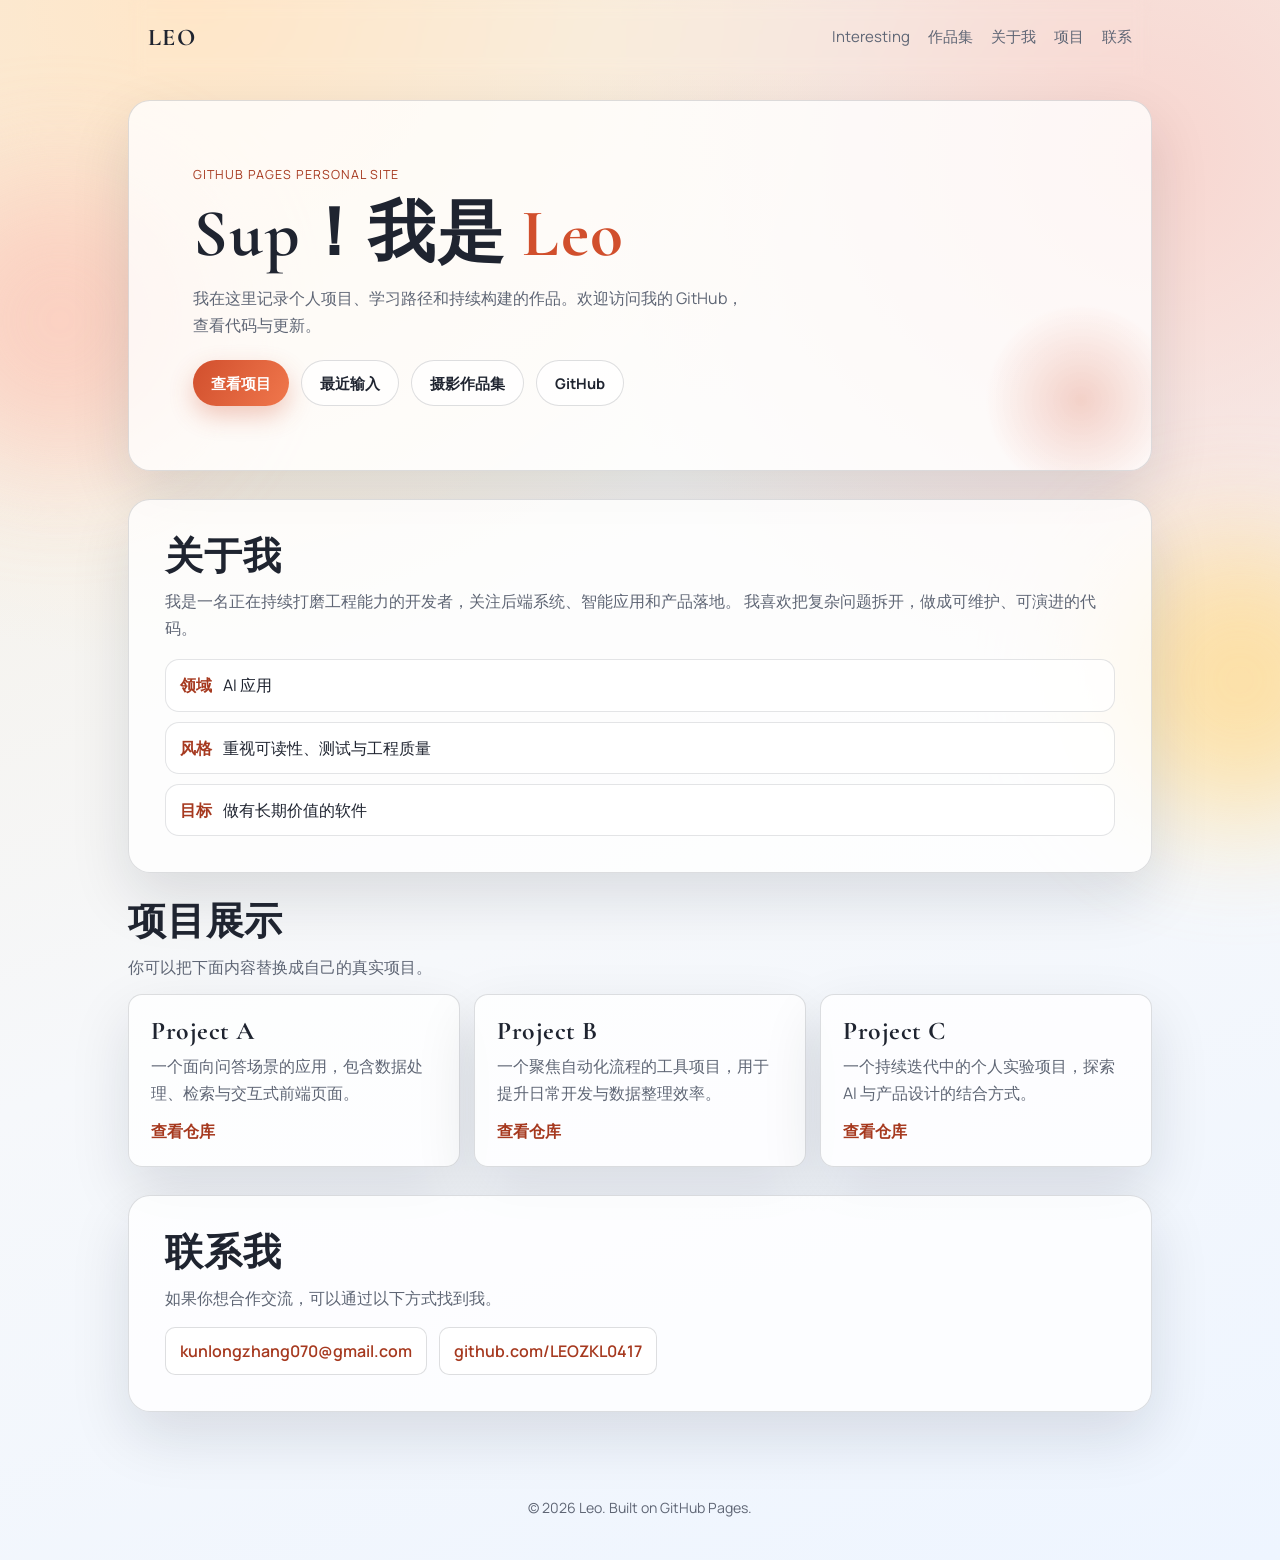
<file: index.html>
<!doctype html>
<html lang="zh-CN">
  <head>
    <meta charset="UTF-8" />
    <meta name="viewport" content="width=device-width, initial-scale=1.0" />
    <title>Leo | 个人主页</title>
    <meta
      name="description"
      content="Leo 的个人主页，展示个人介绍、项目作品与联系方式。"
    />
    <link rel="preconnect" href="https://fonts.googleapis.com" />
    <link rel="preconnect" href="https://fonts.gstatic.com" crossorigin />
    <link
      href="https://fonts.googleapis.com/css2?family=Cormorant+Garamond:wght@400;500;600;700&family=Manrope:wght@400;500;700;800&display=swap"
      rel="stylesheet"
    />
    <link rel="stylesheet" href="style.css" />
  </head>
  <body>
    <div class="bg-shape bg-shape-left" aria-hidden="true"></div>
    <div class="bg-shape bg-shape-right" aria-hidden="true"></div>

    <header class="site-header">
      <a class="brand" href="#top">LEO</a>
      <nav class="nav-links" aria-label="主导航">
        <a href="interesting.html">Interesting</a>
        <a href="portfolio.html">作品集</a>
        <a href="#about">关于我</a>
        <a href="#projects">项目</a>
        <a href="#contact">联系</a>
      </nav>
    </header>

    <main id="top">
      <section class="hero reveal">
        <p class="kicker">GitHub Pages Personal Site</p>
        <h1>Sup！我是 <span class="highlight">Leo</span></h1>
        <p class="hero-text">
          我在这里记录个人项目、学习路径和持续构建的作品。欢迎访问我的
          GitHub，查看代码与更新。
        </p>
        <div class="hero-actions">
          <a class="btn btn-primary" href="#projects">查看项目</a>
          <a class="btn btn-ghost" href="interesting.html">最近输入</a>
          <a class="btn btn-ghost" href="portfolio.html">摄影作品集</a>
          <a
            class="btn btn-ghost"
            href="https://github.com/LEOZKL0417"
            target="_blank"
            rel="noreferrer"
            >GitHub</a
          >
        </div>
      </section>

      <section id="about" class="card reveal">
        <h2>关于我</h2>
        <p>
          我是一名正在持续打磨工程能力的开发者，关注后端系统、智能应用和产品落地。
          我喜欢把复杂问题拆开，做成可维护、可演进的代码。
        </p>
        <ul class="facts">
          <li><span>领域</span> AI 应用</li>
          <li><span>风格</span> 重视可读性、测试与工程质量</li>
          <li><span>目标</span> 做有长期价值的软件</li>
        </ul>
      </section>

      <section id="projects" class="reveal">
        <div class="section-head">
          <h2>项目展示</h2>
          <p>你可以把下面内容替换成自己的真实项目。</p>
        </div>
        <div class="grid">
          <article class="project-card">
            <h3>Project A</h3>
            <p>一个面向问答场景的应用，包含数据处理、检索与交互式前端页面。</p>
            <a href="https://github.com/LEOZKL0417" target="_blank" rel="noreferrer"
              >查看仓库</a
            >
          </article>
          <article class="project-card">
            <h3>Project B</h3>
            <p>一个聚焦自动化流程的工具项目，用于提升日常开发与数据整理效率。</p>
            <a href="https://github.com/LEOZKL0417" target="_blank" rel="noreferrer"
              >查看仓库</a
            >
          </article>
          <article class="project-card">
            <h3>Project C</h3>
            <p>一个持续迭代中的个人实验项目，探索 AI 与产品设计的结合方式。</p>
            <a href="https://github.com/LEOZKL0417" target="_blank" rel="noreferrer"
              >查看仓库</a
            >
          </article>
        </div>
      </section>

      <section id="contact" class="contact reveal">
        <h2>联系我</h2>
        <p>如果你想合作交流，可以通过以下方式找到我。</p>
        <div class="contact-links">
          <a href="mailto:kunlongzhang070@gmail.com">kunlongzhang070@gmail.com</a>
          <a href="https://github.com/LEOZKL0417" target="_blank" rel="noreferrer"
            >github.com/LEOZKL0417</a
          >
        </div>
      </section>
    </main>

    <footer class="site-footer">
      <p>© <span id="year"></span> Leo. Built on GitHub Pages.</p>
    </footer>

    <script src="script.js"></script>
  </body>
</html>
</file>
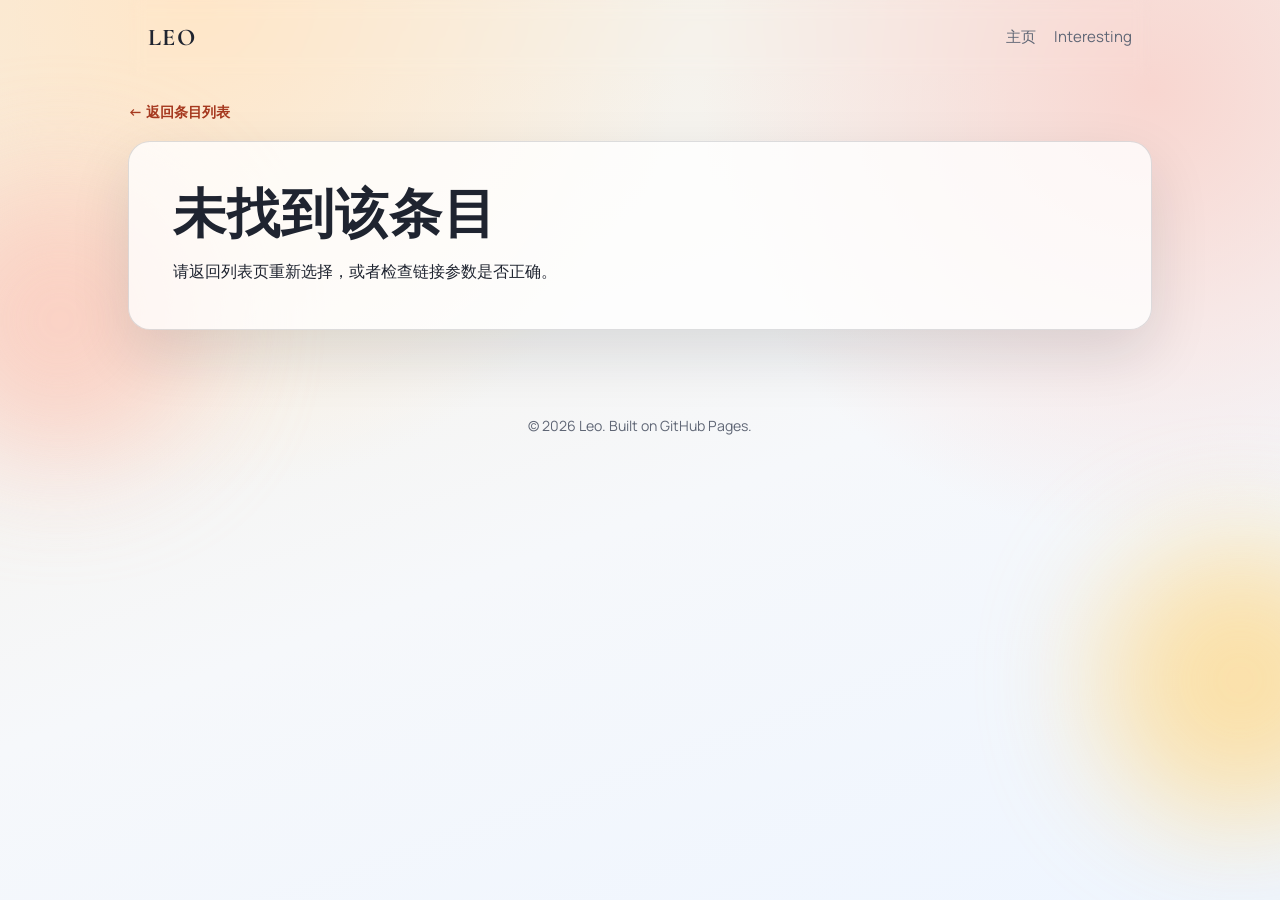
<file: interesting-detail.html>
<!doctype html>
<html lang="zh-CN">
  <head>
    <meta charset="UTF-8" />
    <meta name="viewport" content="width=device-width, initial-scale=1.0" />
    <title>Interesting Detail | Leo</title>
    <meta
      name="description"
      content="Leo 的内容详情页，包含 summary 和个人思考。"
    />
    <link rel="preconnect" href="https://fonts.googleapis.com" />
    <link rel="preconnect" href="https://fonts.gstatic.com" crossorigin />
    <link
      href="https://fonts.googleapis.com/css2?family=Cormorant+Garamond:wght@400;500;600;700&family=Manrope:wght@400;500;700;800&display=swap"
      rel="stylesheet"
    />
    <link rel="stylesheet" href="style.css" />
  </head>
  <body>
    <div class="bg-shape bg-shape-left" aria-hidden="true"></div>
    <div class="bg-shape bg-shape-right" aria-hidden="true"></div>

    <header class="site-header">
      <a class="brand" href="index.html">LEO</a>
      <nav class="nav-links" aria-label="主导航">
        <a href="index.html">主页</a>
        <a href="interesting.html">Interesting</a>
      </nav>
    </header>

    <main class="page-shell">
      <a class="back-link reveal" href="interesting.html">← 返回条目列表</a>
      <article id="detail-view" class="detail-card reveal"></article>
    </main>

    <footer class="site-footer">
      <p>© <span id="year"></span> Leo. Built on GitHub Pages.</p>
    </footer>

    <script src="interesting-data.js"></script>
    <script src="interesting.js"></script>
  </body>
</html>
</file>
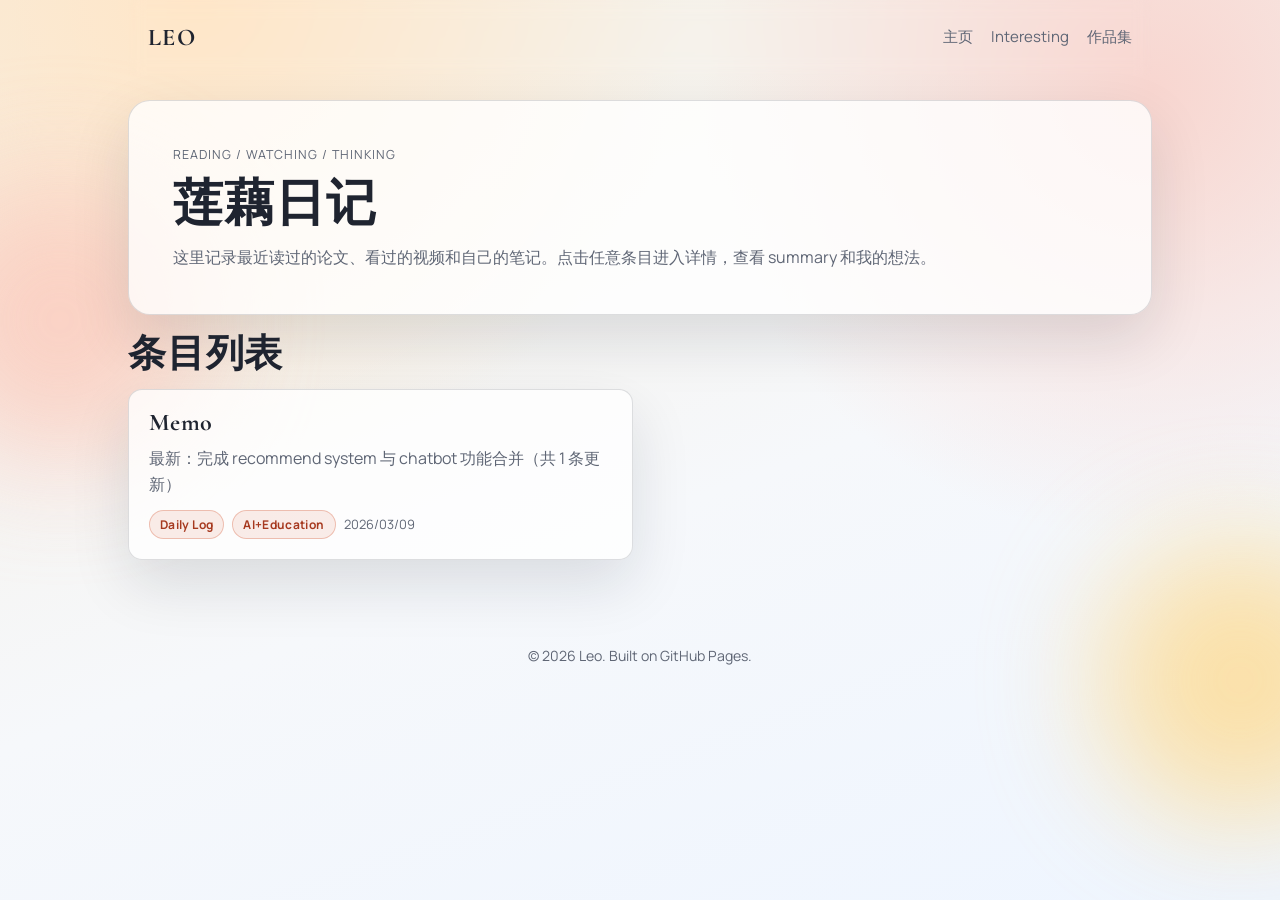
<file: interesting.html>
<!doctype html>
<html lang="zh-CN">
  <head>
    <meta charset="UTF-8" />
    <meta name="viewport" content="width=device-width, initial-scale=1.0" />
    <title>Interesting | Leo</title>
    <meta
      name="description"
      content="Leo 的近期输入：论文、视频和有意思的内容记录。"
    />
    <link rel="preconnect" href="https://fonts.googleapis.com" />
    <link rel="preconnect" href="https://fonts.gstatic.com" crossorigin />
    <link
      href="https://fonts.googleapis.com/css2?family=Cormorant+Garamond:wght@400;500;600;700&family=Manrope:wght@400;500;700;800&display=swap"
      rel="stylesheet"
    />
    <link rel="stylesheet" href="style.css" />
  </head>
  <body>
    <div class="bg-shape bg-shape-left" aria-hidden="true"></div>
    <div class="bg-shape bg-shape-right" aria-hidden="true"></div>

    <header class="site-header">
      <a class="brand" href="index.html">LEO</a>
      <nav class="nav-links" aria-label="主导航">
        <a href="index.html">主页</a>
        <a href="interesting.html">Interesting</a>
        <a href="portfolio.html">作品集</a>
      </nav>
    </header>

    <main class="page-shell">
      <section class="intro-card reveal">
        <p class="kicker">Reading / Watching / Thinking</p>
        <h1>莲藕日记</h1>
        <p>
          这里记录最近读过的论文、看过的视频和自己的笔记。点击任意条目进入详情，查看
          summary 和我的想法。
        </p>
      </section>

      <section class="reveal">
        <div class="section-head">
          <h2>条目列表</h2>
        </div>
        <div id="item-list" class="feed-grid"></div>
      </section>
    </main>

    <footer class="site-footer">
      <p>© <span id="year"></span> Leo. Built on GitHub Pages.</p>
    </footer>

    <script src="interesting-data.js"></script>
    <script src="interesting.js"></script>
  </body>
</html>
</file>
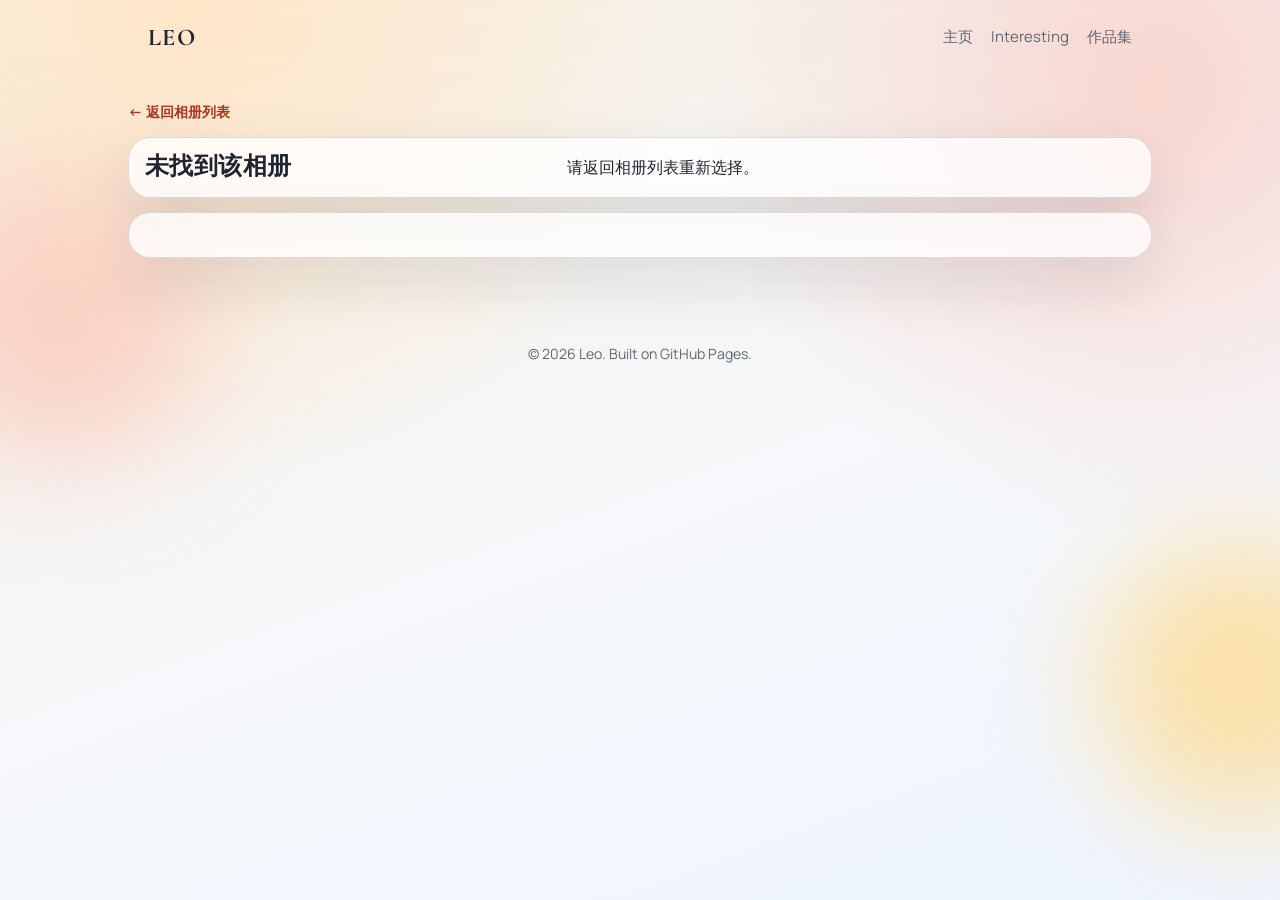
<file: portfolio-album.html>
<!doctype html>
<html lang="zh-CN">
  <head>
    <meta charset="UTF-8" />
    <meta name="viewport" content="width=device-width, initial-scale=1.0" />
    <title>Portfolio Album | Leo</title>
    <meta
      name="description"
      content="Leo 的摄影相册详情页，支持横向滑动浏览照片。"
    />
    <link rel="preconnect" href="https://fonts.googleapis.com" />
    <link rel="preconnect" href="https://fonts.gstatic.com" crossorigin />
    <link
      href="https://fonts.googleapis.com/css2?family=Cormorant+Garamond:wght@400;500;600;700&family=Manrope:wght@400;500;700;800&display=swap"
      rel="stylesheet"
    />
    <link rel="stylesheet" href="style.css" />
  </head>
  <body>
    <div class="bg-shape bg-shape-left" aria-hidden="true"></div>
    <div class="bg-shape bg-shape-right" aria-hidden="true"></div>

    <header class="site-header">
      <a class="brand" href="index.html">LEO</a>
      <nav class="nav-links" aria-label="主导航">
        <a href="index.html">主页</a>
        <a href="interesting.html">Interesting</a>
        <a href="portfolio.html">作品集</a>
      </nav>
    </header>

    <main class="page-shell album-shell">
      <a class="back-link reveal" href="portfolio.html">← 返回相册列表</a>
      <section id="album-hero" class="album-hero reveal"></section>
      <section id="album-viewer" class="album-viewer reveal"></section>
    </main>

    <footer class="site-footer">
      <p>© <span id="year"></span> Leo. Built on GitHub Pages.</p>
    </footer>

    <script src="portfolio-data.js"></script>
    <script src="portfolio.js"></script>
  </body>
</html>
</file>
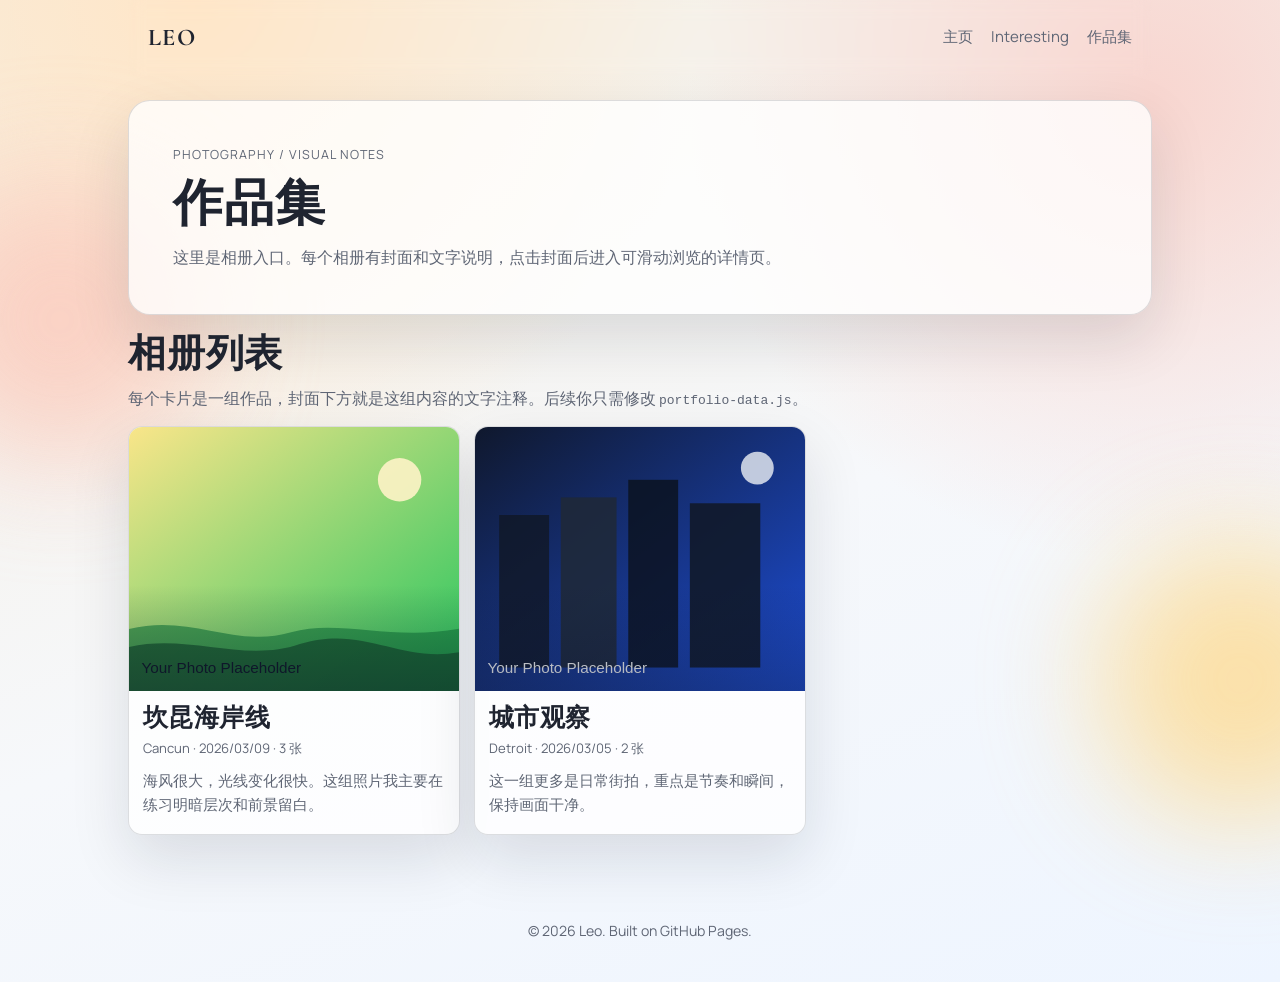
<file: portfolio.html>
<!doctype html>
<html lang="zh-CN">
  <head>
    <meta charset="UTF-8" />
    <meta name="viewport" content="width=device-width, initial-scale=1.0" />
    <title>Portfolio | Leo</title>
    <meta
      name="description"
      content="Leo 的摄影作品集，记录拍摄瞬间与作品说明。"
    />
    <link rel="preconnect" href="https://fonts.googleapis.com" />
    <link rel="preconnect" href="https://fonts.gstatic.com" crossorigin />
    <link
      href="https://fonts.googleapis.com/css2?family=Cormorant+Garamond:wght@400;500;600;700&family=Manrope:wght@400;500;700;800&display=swap"
      rel="stylesheet"
    />
    <link rel="stylesheet" href="style.css" />
  </head>
  <body>
    <div class="bg-shape bg-shape-left" aria-hidden="true"></div>
    <div class="bg-shape bg-shape-right" aria-hidden="true"></div>

    <header class="site-header">
      <a class="brand" href="index.html">LEO</a>
      <nav class="nav-links" aria-label="主导航">
        <a href="index.html">主页</a>
        <a href="interesting.html">Interesting</a>
        <a href="portfolio.html">作品集</a>
      </nav>
    </header>

    <main class="page-shell">
      <section class="intro-card reveal">
        <p class="kicker">Photography / Visual Notes</p>
        <h1>作品集</h1>
        <p>
          这里是相册入口。每个相册有封面和文字说明，点击封面后进入可滑动浏览的详情页。
        </p>
      </section>

      <section class="reveal">
        <div class="section-head">
          <h2>相册列表</h2>
          <p>
            每个卡片是一组作品，封面下方就是这组内容的文字注释。后续你只需修改
            <code>portfolio-data.js</code>。
          </p>
        </div>
        <div id="album-grid" class="album-grid"></div>
      </section>
    </main>

    <footer class="site-footer">
      <p>© <span id="year"></span> Leo. Built on GitHub Pages.</p>
    </footer>

    <script src="portfolio-data.js"></script>
    <script src="portfolio.js"></script>
  </body>
</html>
</file>
<file: style.css>
:root {
  --bg: #f7f3ea;
  --surface: rgba(255, 255, 255, 0.78);
  --ink: #1f2430;
  --muted: #5f6675;
  --line: rgba(31, 36, 48, 0.15);
  --accent: #d14f2d;
  --accent-deep: #a6391f;
  --shadow: 0 24px 60px rgba(17, 26, 38, 0.12);
  --radius-lg: 22px;
  --radius-md: 14px;
}

*,
*::before,
*::after {
  box-sizing: border-box;
}

html {
  scroll-behavior: smooth;
}

body {
  margin: 0;
  min-height: 100vh;
  font-family: "Manrope", "Segoe UI", sans-serif;
  color: var(--ink);
  background:
    radial-gradient(circle at 15% 0%, #ffe6c8 0%, transparent 35%),
    radial-gradient(circle at 90% 10%, #f8d6d0 0%, transparent 32%),
    linear-gradient(160deg, #f5eee1 0%, #f6f8fb 55%, #eef5ff 100%);
  line-height: 1.65;
}

h1,
h2,
h3 {
  font-family: "Cormorant Garamond", Georgia, serif;
  line-height: 1.1;
  margin: 0;
  letter-spacing: 0.02em;
}

p {
  margin: 0;
}

a {
  color: inherit;
  text-decoration: none;
}

.bg-shape {
  position: fixed;
  z-index: -1;
  width: 280px;
  height: 280px;
  border-radius: 999px;
  filter: blur(60px);
  opacity: 0.7;
}

.bg-shape-left {
  left: -80px;
  top: 20%;
  background: #fbc5b8;
}

.bg-shape-right {
  right: -100px;
  top: 60%;
  background: #ffd784;
}

.site-header {
  position: sticky;
  top: 0;
  z-index: 10;
  margin: 0 auto;
  padding: 18px 20px;
  max-width: 1024px;
  display: flex;
  align-items: center;
  justify-content: space-between;
  backdrop-filter: blur(8px);
}

.brand {
  font-family: "Cormorant Garamond", Georgia, serif;
  font-size: 1.5rem;
  font-weight: 700;
  letter-spacing: 0.06em;
}

.nav-links {
  display: flex;
  gap: 18px;
  flex-wrap: wrap;
  justify-content: flex-end;
  row-gap: 6px;
  font-size: 0.94rem;
}

.nav-links a {
  color: var(--muted);
  transition: color 0.25s ease;
}

.nav-links a:hover {
  color: var(--accent-deep);
}

main {
  width: min(1024px, calc(100% - 40px));
  margin: 24px auto 64px;
  display: grid;
  gap: 28px;
}

.hero,
.card,
.contact,
.project-card {
  background: var(--surface);
  border: 1px solid var(--line);
  border-radius: var(--radius-lg);
  box-shadow: var(--shadow);
}

.hero {
  padding: clamp(30px, 6vw, 64px);
  position: relative;
  overflow: hidden;
}

.hero::after {
  content: "";
  position: absolute;
  right: -30px;
  bottom: -30px;
  width: 200px;
  height: 200px;
  border-radius: 999px;
  background: radial-gradient(circle, rgba(209, 79, 45, 0.24), transparent 68%);
}

.kicker {
  font-size: 0.78rem;
  letter-spacing: 0.08em;
  text-transform: uppercase;
  color: var(--accent-deep);
  margin-bottom: 12px;
}

.hero h1 {
  font-size: clamp(2.2rem, 6vw, 4.2rem);
  margin-bottom: 14px;
}

.highlight {
  color: var(--accent);
}

.hero-text {
  color: var(--muted);
  max-width: 56ch;
  margin-bottom: 22px;
}

.hero-actions {
  display: flex;
  flex-wrap: wrap;
  gap: 12px;
}

.btn {
  display: inline-flex;
  align-items: center;
  justify-content: center;
  padding: 10px 18px;
  border-radius: 999px;
  font-size: 0.92rem;
  font-weight: 700;
  transition:
    transform 0.2s ease,
    box-shadow 0.2s ease,
    background-color 0.2s ease;
}

.btn:hover {
  transform: translateY(-1px);
}

.btn-primary {
  color: #fff;
  background: linear-gradient(120deg, var(--accent) 0%, #f0774c 100%);
  box-shadow: 0 10px 24px rgba(209, 79, 45, 0.3);
}

.btn-primary:hover {
  box-shadow: 0 14px 28px rgba(209, 79, 45, 0.38);
}

.btn-ghost {
  border: 1px solid var(--line);
  color: var(--ink);
  background: rgba(255, 255, 255, 0.7);
}

.card,
.contact {
  padding: clamp(24px, 4vw, 36px);
}

.card h2,
.section-head h2,
.contact h2 {
  font-size: clamp(1.8rem, 4vw, 2.4rem);
  margin-bottom: 10px;
}

.card p,
.section-head p,
.contact p {
  color: var(--muted);
}

.facts {
  margin: 18px 0 0;
  padding: 0;
  list-style: none;
  display: grid;
  gap: 10px;
}

.facts li {
  padding: 12px 14px;
  border-radius: var(--radius-md);
  background: rgba(255, 255, 255, 0.76);
  border: 1px solid rgba(31, 36, 48, 0.12);
}

.facts span {
  color: var(--accent-deep);
  font-weight: 700;
  margin-right: 8px;
}

.section-head {
  margin-bottom: 14px;
}

.grid {
  display: grid;
  grid-template-columns: repeat(12, minmax(0, 1fr));
  gap: 14px;
}

.project-card {
  grid-column: span 4;
  padding: 22px;
  border-radius: var(--radius-md);
}

.project-card h3 {
  font-size: 1.6rem;
  margin-bottom: 8px;
}

.project-card p {
  color: var(--muted);
  margin-bottom: 12px;
}

.project-card a {
  color: var(--accent-deep);
  font-weight: 700;
}

.contact-links {
  margin-top: 16px;
  display: flex;
  flex-wrap: wrap;
  gap: 12px;
}

.contact-links a {
  padding: 10px 14px;
  border-radius: 10px;
  background: rgba(255, 255, 255, 0.8);
  border: 1px solid var(--line);
  color: var(--accent-deep);
  font-weight: 600;
}

.site-footer {
  text-align: center;
  padding: 20px 16px 40px;
  color: var(--muted);
  font-size: 0.88rem;
}

.page-shell {
  width: min(1024px, calc(100% - 40px));
  margin: 24px auto 64px;
  display: grid;
  gap: 18px;
}

.intro-card,
.detail-card,
.feed-button {
  background: var(--surface);
  border: 1px solid var(--line);
  box-shadow: var(--shadow);
}

.intro-card {
  border-radius: var(--radius-lg);
  padding: clamp(24px, 4.8vw, 44px);
}

.intro-card h1 {
  font-size: clamp(2rem, 5vw, 3.1rem);
  margin-bottom: 12px;
}

.intro-card p {
  color: var(--muted);
}

.feed-grid {
  display: grid;
  grid-template-columns: repeat(12, minmax(0, 1fr));
  gap: 14px;
}

.feed-button {
  grid-column: span 6;
  border-radius: var(--radius-md);
  padding: 20px;
  transition:
    transform 0.2s ease,
    box-shadow 0.2s ease,
    border-color 0.2s ease;
}

.feed-button:hover {
  transform: translateY(-2px);
  border-color: rgba(209, 79, 45, 0.45);
  box-shadow: 0 20px 34px rgba(17, 26, 38, 0.16);
}

.feed-button h3 {
  font-size: 1.5rem;
  margin-bottom: 8px;
}

.feed-button p {
  color: var(--muted);
  margin-bottom: 12px;
}

.meta-row {
  display: flex;
  align-items: center;
  flex-wrap: wrap;
  gap: 8px;
}

.tag {
  padding: 4px 10px;
  border-radius: 999px;
  font-size: 0.75rem;
  font-weight: 700;
  letter-spacing: 0.03em;
  color: var(--accent-deep);
  background: rgba(209, 79, 45, 0.1);
  border: 1px solid rgba(209, 79, 45, 0.3);
}

.meta-date,
.meta-link {
  font-size: 0.8rem;
  color: var(--muted);
}

.meta-link:hover {
  color: var(--accent-deep);
}

.back-link {
  width: fit-content;
  font-size: 0.9rem;
  color: var(--accent-deep);
  font-weight: 700;
}

.detail-card {
  border-radius: var(--radius-lg);
  padding: clamp(24px, 4.8vw, 44px);
}

.detail-card h1 {
  font-size: clamp(2rem, 5vw, 3.3rem);
  margin-bottom: 14px;
}

.section-block {
  margin-top: 18px;
  padding: 16px 18px;
  border-radius: 12px;
  background: rgba(255, 255, 255, 0.72);
  border: 1px solid rgba(31, 36, 48, 0.12);
}

.section-block h2 {
  font-size: 1.45rem;
  margin-bottom: 6px;
}

.section-block p {
  color: var(--muted);
}

.log-timeline {
  margin-top: 12px;
  display: grid;
  gap: 12px;
}

.log-entry {
  padding: 14px;
  border-radius: 12px;
  border: 1px solid rgba(31, 36, 48, 0.12);
  background: rgba(255, 255, 255, 0.7);
}

.log-entry-head {
  display: flex;
  align-items: baseline;
  justify-content: space-between;
  gap: 12px;
  margin-bottom: 10px;
}

.log-entry-head h3 {
  font-size: 1.28rem;
}

.log-seq {
  font-size: 0.78rem;
  color: var(--muted);
}

.log-group + .log-group {
  margin-top: 10px;
}

.log-group h4 {
  margin: 0 0 6px;
  font-size: 0.88rem;
  letter-spacing: 0.02em;
  text-transform: uppercase;
  color: var(--accent-deep);
}

.log-list {
  margin: 0;
  padding-left: 20px;
  color: var(--muted);
}

.log-list li + li {
  margin-top: 4px;
}

.log-empty {
  margin: 0;
  color: var(--muted);
  font-size: 0.92rem;
}

.empty-state {
  margin: 0;
  color: var(--muted);
  font-size: 0.95rem;
}

.album-grid {
  display: grid;
  grid-template-columns: repeat(12, minmax(0, 1fr));
  gap: 14px;
}

.album-card {
  grid-column: span 4;
  display: block;
  border: 1px solid var(--line);
  background: var(--surface);
  border-radius: var(--radius-md);
  box-shadow: var(--shadow);
  text-decoration: none;
  overflow: hidden;
  transition:
    transform 0.2s ease,
    box-shadow 0.2s ease,
    border-color 0.2s ease;
}

.album-card:hover {
  transform: translateY(-3px);
  border-color: rgba(209, 79, 45, 0.45);
  box-shadow: 0 20px 34px rgba(17, 26, 38, 0.16);
}

.album-cover-wrap {
  position: relative;
}

.album-cover-wrap::after {
  content: "";
  position: absolute;
  inset: auto 0 0 0;
  height: 40%;
  background: linear-gradient(to top, rgba(15, 23, 42, 0.35), transparent);
  pointer-events: none;
}

.album-cover {
  display: block;
  width: 100%;
  aspect-ratio: 5 / 4;
  object-fit: cover;
}

.album-body {
  padding: 14px 14px 18px;
}

.album-body h3 {
  font-size: 1.55rem;
  margin-bottom: 6px;
}

.album-meta {
  font-size: 0.82rem;
  color: var(--muted);
  margin-bottom: 8px;
}

.album-text {
  color: var(--muted);
  font-size: 0.92rem;
}

.album-shell {
  gap: 14px;
}

.album-hero,
.album-viewer {
  border-radius: var(--radius-lg);
  border: 1px solid var(--line);
  background: var(--surface);
  box-shadow: var(--shadow);
}

.album-hero {
  display: grid;
  grid-template-columns: minmax(0, 5fr) minmax(0, 7fr);
  gap: 16px;
  padding: 16px;
}

.album-hero-cover {
  border-radius: 14px;
  overflow: hidden;
}

.album-hero-cover img {
  display: block;
  width: 100%;
  height: 100%;
  min-height: 260px;
  object-fit: cover;
}

.album-hero-body {
  display: grid;
  align-content: start;
  gap: 8px;
  padding: 2px 6px 2px 2px;
}

.album-hero-body h1 {
  font-size: clamp(2rem, 5vw, 3.2rem);
}

.album-viewer {
  padding: clamp(14px, 3vw, 22px);
}

.viewer-head {
  display: flex;
  align-items: baseline;
  justify-content: space-between;
  gap: 12px;
  margin-bottom: 12px;
}

.viewer-head h2 {
  font-size: clamp(1.7rem, 4vw, 2.2rem);
}

.viewer-counter {
  font-size: 0.9rem;
  color: var(--muted);
}

.slider-shell {
  display: grid;
  grid-template-columns: auto minmax(0, 1fr) auto;
  gap: 10px;
  align-items: center;
}

.slide-nav {
  width: 44px;
  height: 44px;
  border: 1px solid var(--line);
  border-radius: 999px;
  background: rgba(255, 255, 255, 0.88);
  color: var(--accent-deep);
  font-size: 1.05rem;
  font-weight: 700;
  cursor: pointer;
}

.slide-nav:disabled {
  opacity: 0.4;
  cursor: not-allowed;
}

.slide-track {
  display: flex;
  overflow-x: auto;
  border-radius: 14px;
  scroll-snap-type: x mandatory;
  scroll-behavior: smooth;
  border: 1px solid rgba(31, 36, 48, 0.15);
  background: #0f172a;
}

.slide-track::-webkit-scrollbar {
  display: none;
}

.slide-item {
  margin: 0;
  min-width: 100%;
  scroll-snap-align: start;
}

.slide-image {
  display: block;
  width: 100%;
  max-height: min(74vh, 780px);
  min-height: 360px;
  object-fit: cover;
}

.slide-caption {
  margin-top: 12px;
  font-size: 0.95rem;
  color: var(--muted);
  padding: 10px 12px;
  border-radius: 10px;
  background: rgba(255, 255, 255, 0.72);
  border: 1px solid rgba(31, 36, 48, 0.12);
}

.reveal {
  opacity: 0;
  transform: translateY(14px);
  transition:
    opacity 0.6s ease,
    transform 0.6s ease;
}

.reveal.visible {
  opacity: 1;
  transform: translateY(0);
}

@media (max-width: 920px) {
  .project-card {
    grid-column: span 6;
  }

  .feed-button {
    grid-column: span 12;
  }

  .album-card {
    grid-column: span 6;
  }

  .album-hero {
    grid-template-columns: 1fr;
  }
}

@media (max-width: 700px) {
  .site-header {
    padding-inline: 16px;
  }

  main {
    width: min(1024px, calc(100% - 26px));
  }

  .page-shell {
    width: min(1024px, calc(100% - 26px));
  }

  .nav-links {
    gap: 10px;
    font-size: 0.88rem;
  }

  .project-card {
    grid-column: span 12;
  }

  .album-card {
    grid-column: span 12;
  }

  .slider-shell {
    grid-template-columns: 1fr;
  }

  .slide-nav {
    width: 100%;
    border-radius: 10px;
    height: 38px;
    font-size: 0.95rem;
  }

  .slide-image {
    min-height: 240px;
  }
}
</file>
